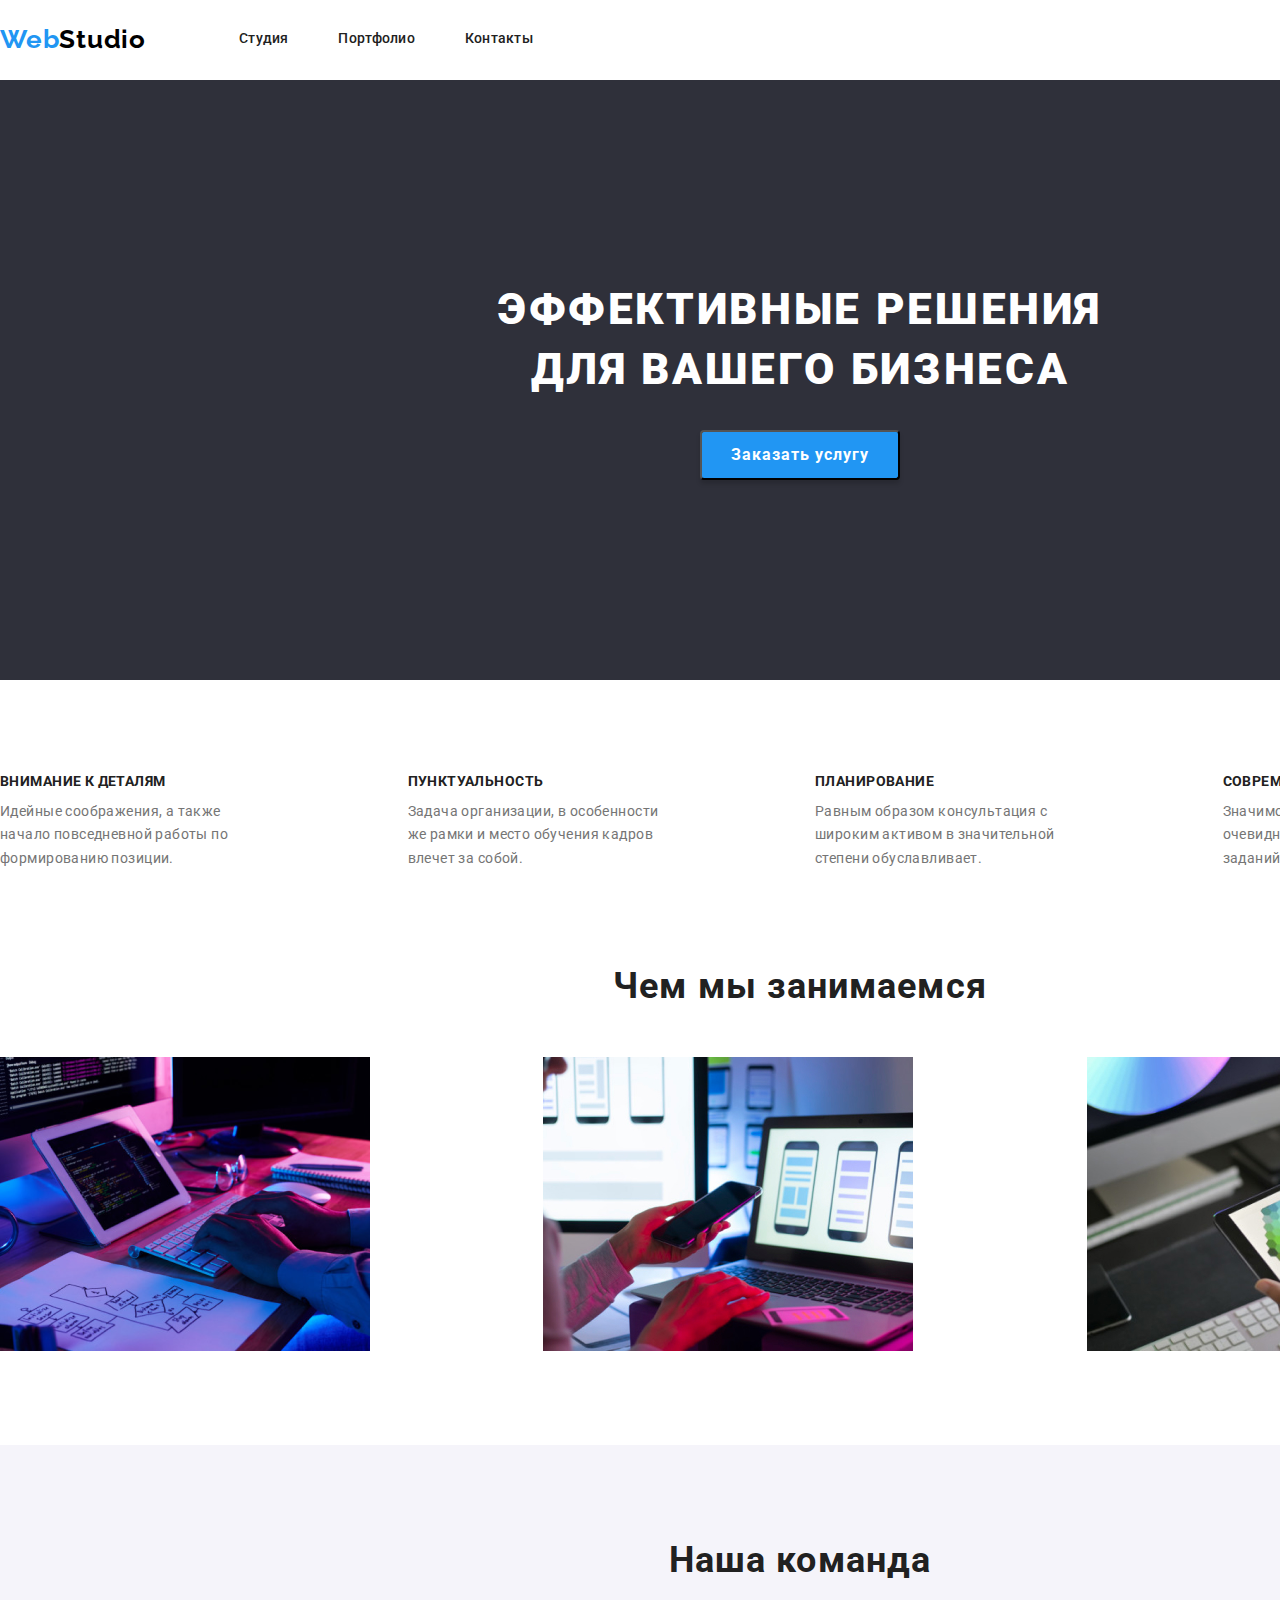
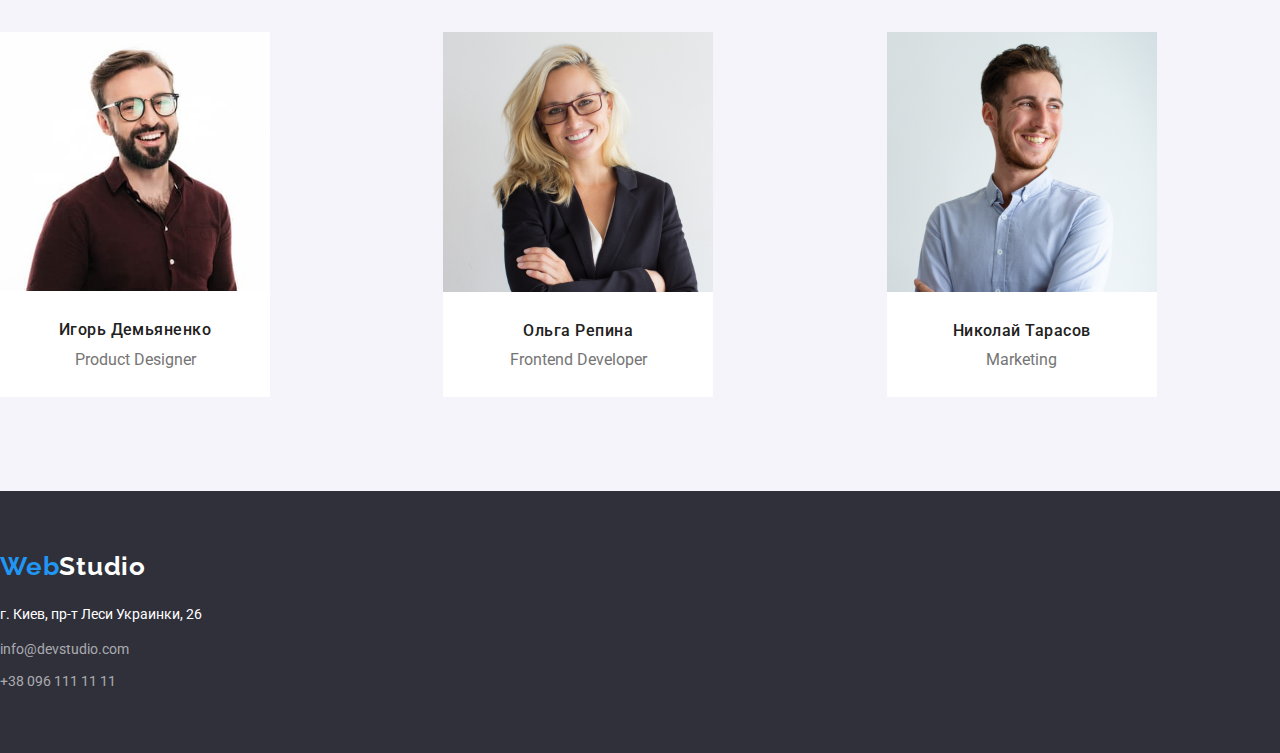
<file: index.html>
<!DOCTYPE html>
<html lang = "en">
    <head>
        <meta charset="UTF-8">
        <!--<link rel="stylesheet" href="./css/reset.css">
        <link rel="stylesheet" href="./css/reset.css">
        <meta name="viewport" content="width=device-width" initial-scale="1.0"> -->
        
        
        <link rel="stylesheet" href="https://cdn.jsdelivr.net/npm/modern-normalize@1.1.0/modern-normalize.min.css">
        <link rel="stylesheet" href="./css/styles.css">
        <link rel="preconnect" href="https://fonts.googleapis.com">
        <link rel="preconnect" href="https://fonts.gstatic.com" crossorigin>
        <link href="https://fonts.googleapis.com/css2?family=Raleway:wght@700&family=Roboto:wght@400;500;700;900&display=swap"
            rel="stylesheet">

        <title> home-work-3</title>
    </head>
    <body>
       <header class="box">
            <section class="logo main-logo">
                <a href="" class="logo-web" id="1" >Web<span 
                    class="logo-web logo-studio">Studio</span> 
                </a>
            </section>
            <nav>
                <ul class="navigation">
                    <li><a class="nav-link" href="">Студия</a></li>
                    <li><a class="nav-link" href="./portfolio.html">Портфолио</a></li>
                    <li><a class="nav-link" href="">Кoнтакты</a></li>
                </ul>
            </nav>
        
            <!-- e-mail address -->
            <a class="email" href="mailto:info@devstudio.com">info@devstudio.com</a>
            <!-- phone number-->
            <a class="tel" href="tel:+380961111111">+38 096 111 11 11</a>
       </header>

       <main>
            <section class="hero" id="3">
                <h1 class="hero-title" >Эффективные решения <br> для вашего бизнеса</h1>
                <button class="button" type="button" id="4">Заказать услугу</button>
            </section>

            <section class="destination" >
                <ul class="destination-item" >
                    <li class="destination-box" id="5">
                        <h3 class="title-item" >Внимание к деталям</h3>
                        <p class="link" id="6">
                            Идейные соображения, а также <br> 
                            начало повседневной работы по <br> 
                            формированию позиции.
                        </p>
                    </li>
                    <li class="destination-box" id="7">
                        <h3 class="title-item">Пунктуальность</h3>
                        <p class="link" id="8">
                            Задача организации, в особенности <br>
                            же рамки и место обучения кадров <br>
                            влечет за собой.
                        </p>
                    </li>
                    <li class="destination-box" id="9">
                        <h3 class="title-item">Планирование</h3>
                        <p class="link" id="10">
                            Равным образом консультация с <br>
                            широким активом в значительной <br>
                            степени обуславливает.
                        </p>
                    </li>
                    <li class="destination-box destination-right-box" id="11">
                        <h3 class="title-item">Современные технологии</h3>
                        <p class="link" id="12">
                            Значимость этих проблем настолько <br>
                            очевидна, что реализация плановых <br>
                            заданий.
                        </p>
                    </li>
                </ul>
            </section>

            <section class="business-photo" id="13">
                <h2 class="business-photo-title">Чем мы занимаемся</h2>
                <ul class="business-photo-item">
                    <li class="business-photo-img"><img src="./images/img1.png" alt="фото" width="370"></li>
                    <li class="business-photo-img"><img src="./images/img2.jpg" alt="фото" width="370"></li>
                    <li class="business-photo-img"><img src="./images/img3.jpg" alt="фото" width="370"></li>
                </ul>
            </section>

            <section class="personal" id="14">
                <h2 class="personal-title">Наша команда</h2>
                <section class="block-team" id="15">
                    <ul  class="team">
                        <li class="own-data">
                            <img src="./images/1.jpg" class="team-photo" alt="фото" width="270" >
                            <h3 class="name" id="16">Игорь Демьяненко</h3>
                            <p class="job-name" id="17">Product Designer</p> 
                        </li>
                        <li class="own-data">
                            <img src="./images/2.jpg" class="team-photo" alt="фото" width="270">
                            <h3 class="name" id="18">Ольга Репина</h3>
                            <p class="job-name" id="19">Frontend Developer</p>
                        </li>
                        <li class="own-data">
                            <img src="./images/3.jpg" class="team-photo" alt="фото" width="270">
                            <h3 class="name" id="20">Николай Тарасов</h3>
                            <p class="job-name" id="21">Marketing</p>
                        </li>
                        <li class="own-data">
                            <img src="./images/4.jpg" class="team-photo" alt="фото" width="270">
                            <h3 class="name" id="22">Михаил Ермаков</h3>
                            <p class="job-name" id="23">UI Designer</p>
                        </li>
                    </ul>
                </section>
            </section>
       </main>
       
        <footer class="footer">
            <section class="logo logo-footer">
                <a href="" class="logo-web" id="1">Web<span 
                    class="logo-web logo-studio-footer">Studio</span>
                </a>
            </section>
            <address class="address">
                <p class="address-link address-city">г. Киев, пр-т Леси Украинки, 26</p> 
                <!-- e-mail address -->
                <a href="mailto:info@devstudio.com" 
                class="address-link email-footer">info@devstudio.com</a>
                <!-- phone number-->
                <a href="tel:+380961111111" class="address-link tel-footer">+38 096 111 11 11</a>
            </address>
       </footer>
    </body>
</html>
</file>
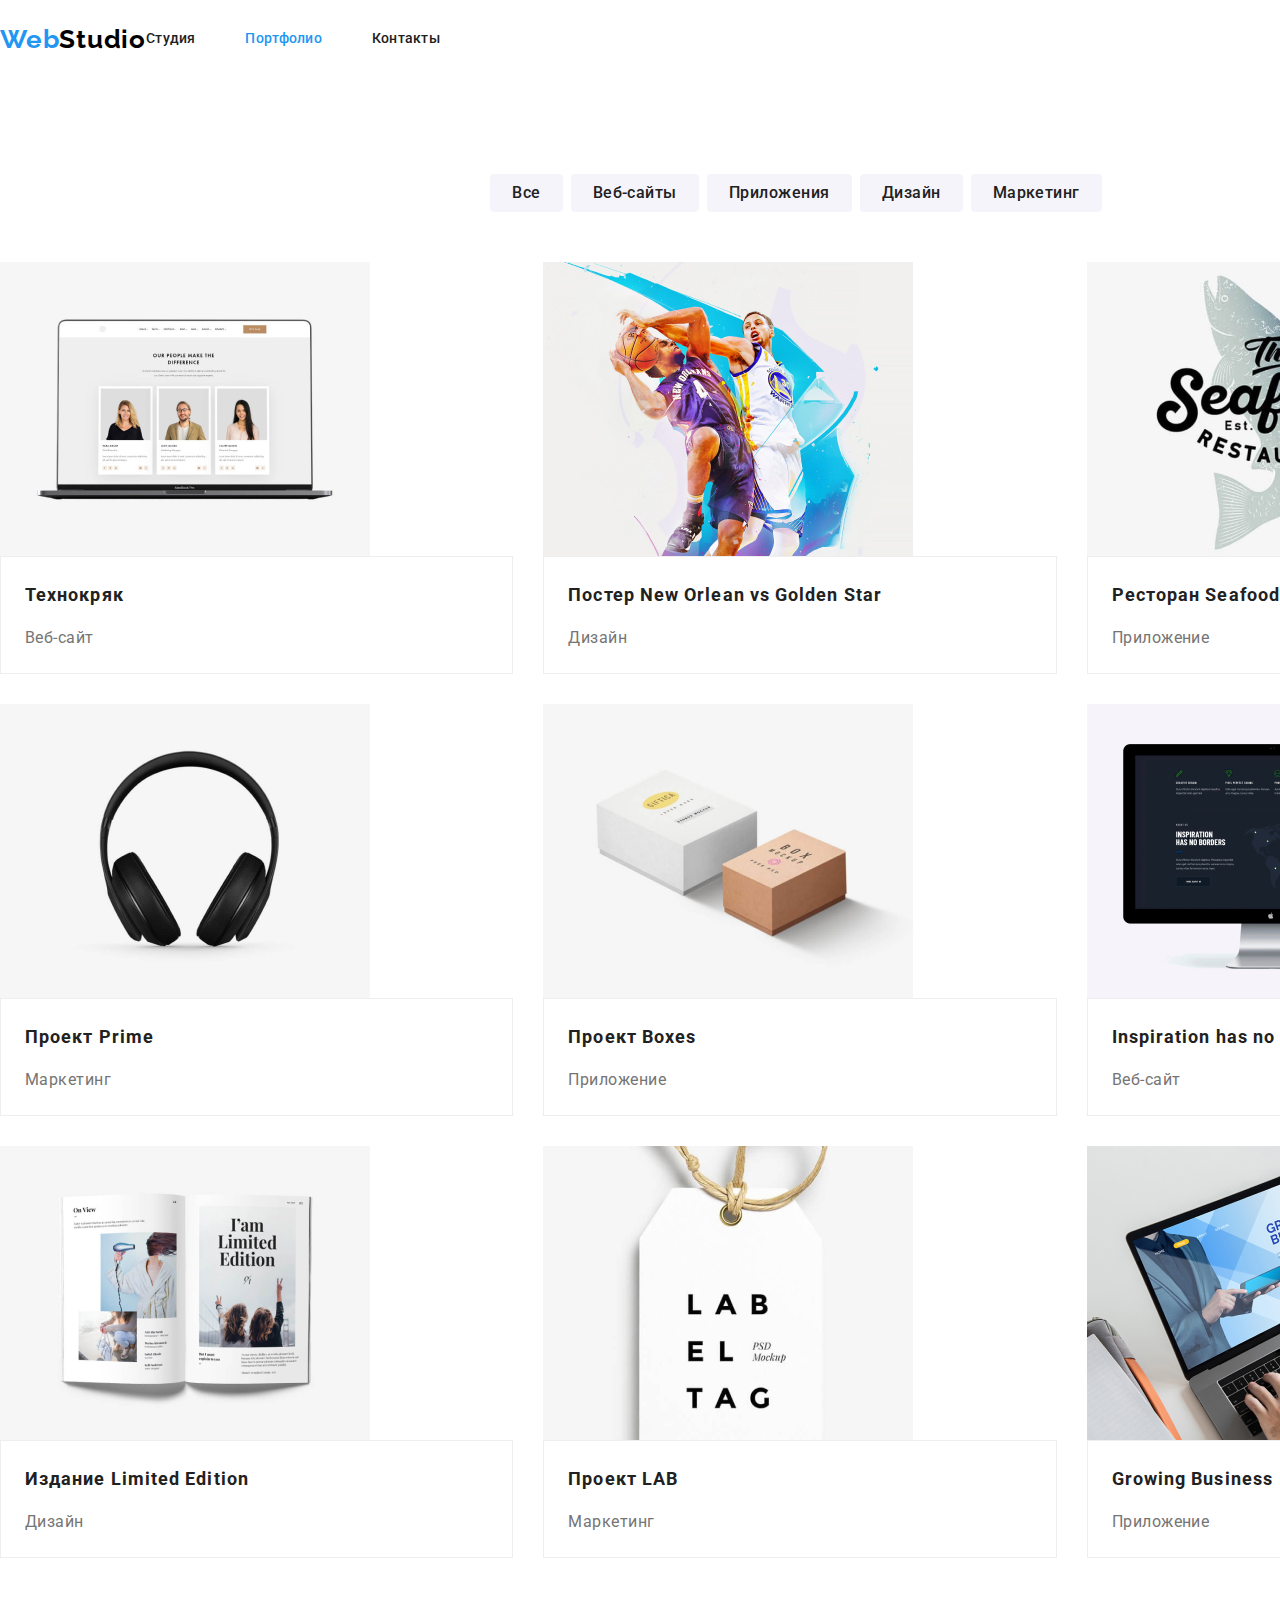
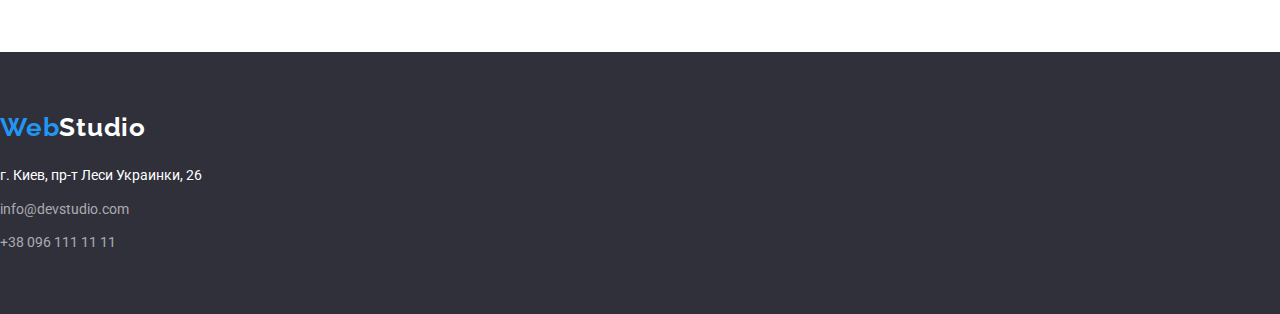
<file: portfolio.html>
<!DOCTYPE html>
<html lang="en">
    <head>
        <meta charset="UTF-8">
        <!--  <meta name="viewport" content="width=device-width" initial-scale="1.0"> -->

        <link rel="preconnect" href="https://fonts.googleapis.com">
        <link rel="preconnect" href="https://fonts.gstatic.com" crossorigin>
        <link href="https://fonts.googleapis.com/css2?family=Raleway:wght@700&family=Roboto:wght@400;500;700;900&display=swap"
            rel="stylesheet">

     <!-- <link rel="stylesheet" href="./css/reset.css">  -->
        <link rel="stylesheet" href="./css/styles.css">
        <link rel="stylesheet" href="https://cdn.jsdelivr.net/npm/modern-normalize@1.1.0/modern-normalize.min.css">
        
        <title>portfolio</title>
    </head>
    <body>
        <header class="box port-box">
            <section class="logo port-logo">
                <a href="" class="logo-web" id="1">Web<span class="logo-web logo-studio">Studio</span>
                </a>
            </section>
            <nav>
                <ul class="navigation">
                    <li><a class="nav-link studio" href="./index.html">Студия</a></li>
                    <li><a class="nav-link portfolio port-portfolio" href="">Портфолио</a></li>
                    <li><a class="nav-link contacts" href="">Кoнтакты</a></li>
                </ul>
            </nav>
        
            <!-- e-mail address -->
            <a class="email" href="mailto:info@devstudio.com">info@devstudio.com</a>
            <!-- phone number-->
            <a class="tel" href="tel:+380961111111">+38 096 111 11 11</a>
        </header>

        <main class="port-main">
            <section class="port-filters">
                <button class="port-button port-all" type="button">Все</button>
                <button class="port-button port-web" type="button">Веб-сайты</button>
                <button class="port-button port-apps" type="button">Приложения</button>
                <button class="port-button port-design" type="button">Дизайн</button>
                <button class="port-button port-marketing" type="button">Маркетинг</button>
            </section>
            <ul class="port-projects">
                <li class="port-project">
                    <img src="./images/portfolio/Технокряк.jpg" class="photo" alt="фото">
                    <section class="port-title-link">
                        <h3 class="port-title">Технокряк</h3>
                        <p class="port-link">Веб-сайт</p>
                    </section>
                </li>
                <li class="port-project">
                    <img src="./images/portfolio/ПостерNewOrleanvsGoldenStar.jpg" class="photo" alt="фото">
                    <section class="port-title-link">
                        <h3 class="port-title">Постер New Orlean vs Golden Star</h3>
                        <p class="port-link">Дизайн</p>
                    </section>
                </li>
                <li class="port-project">
                    <img src="./images/portfolio/РесторанSeafood.jpg" class="photo" alt="фото">
                    <section class="port-title-link">
                        <h3 class="port-title">Ресторан Seafood</h3>
                        <p class="port-link">Приложение</p>
                    </section>
                </li>
                <li class="port-project">
                    <img src="./images/portfolio/ПроектPrime.jpg" class="photo" alt="фото">
                    <section class="port-title-link">
                        <h3 class="port-title">Проект Prime</h3>
                        <p class="port-link">Маркетинг</p>
                    </section>
                </li>
                <li class="port-project">
                    <img src="./images/portfolio/ПроектBoxes.jpg" class="photo" alt="фото">
                    <section class="port-title-link">
                        <h3 class="port-title">Проект Boxes</h3>
                        <p class="port-link">Приложение</p>
                    </section>
                </li>
                <li class="port-project">
                    <img src="./images/portfolio/InspirationhasnoBorders.jpg" class="photo" alt="фото">
                    <section class="port-title-link">
                        <h3 class="port-title">Inspiration has no Borders</h3>
                        <p class="port-link">Веб-сайт</p>
                    </section>
                </li>
                <li class="port-project">
                    <img src="./images/portfolio/ИзданиеLimitedEdition.jpg" class="photo" alt="фото">
                    <section class="port-title-link">
                        <h3 class="port-title">Издание Limited Edition</h3>
                        <p class="port-link">Дизайн</p>
                    </section>
                </li>
                <li class="port-project">
                    <img src="./images/portfolio/ПроектLAB.jpg" class="photo" alt="фото">
                    <section class="port-title-link">
                        <h3 class="port-title">Проект LAB</h3>
                        <p class="port-link">Маркетинг</p>
                    </section>
                </li>
                <li class="port-project">
                    <img src="./images/portfolio/GrowingBusiness.jpg" class="photo" alt="фото">
                    <section class="port-title-link">
                        <h3 class="port-title">Growing Business</h3>
                        <p class="port-link">Приложение</p>
                    </section>
                </li>
            </ul>
        </main>
        <footer class="footer port-footer">
            <section class="logo logo-footer">
                <a href="" class="logo-web" id="1">Web<span class="logo-web logo-studio-footer">Studio</span>
                </a>
            </section>
            <address class="address">
                <p class="address-link address-city">г. Киев, пр-т Леси Украинки, 26</p>
                <!-- e-mail address -->
                <a href="mailto:info@devstudio.com" class="address-link email-footer">info@devstudio.com</a>
                <!-- phone number-->
                <a href="tel:+380961111111" class="address-link tel-footer">+38 096 111 11 11</a>
            </address>
        </footer>
    </body>
</html>
</file>
<file: css/styles.css>
:root {
    --accent-color: #2196F3;
}

h1,
h2,
h3,
h4,
p {
    margin-top: 0;
    margin-bottom: 0;
    padding: 0;
}

img {
    display: block;
    padding-left: 0;
}

body {
    width: 1600px;
    margin-left: auto;
    margin-right: auto;
}

html,
body, 
header,
footer,
.port-main {
    font-family: 'Roboto';
    font-style: normal;
    box-sizing: border-box;
    text-decoration: none;
}

link {
    text-decoration: none;
}

button {
    cursor: pointer;
    padding: 0;
}

ul, 
nl {
    list-style-type: NONE;
    font-size: 0;
    padding: 0;
}

.container {
    width: 1200px;
    margin-left: auto;
    margin-right: auto;
    padding-left: 15px;
    padding-right: 15px;
    box-sizing: border-box;
}

/*==================== HEADER ====================*/
.main-header {
    border-bottom: 1px solid #ECECEC;
}

.box { 
    padding-top: 24px;
    padding-bottom: 25px;   
    display: flex;
    align-items: center;
}

.main-logo {
    margin-right: 93px;
}

.logo {
    font-family: 'Raleway', sans-serif;
    font-weight: 700;
    font-size: 26px;
    line-height: 1.19;
    letter-spacing: 0.03em;
}

.logo-web {
    text-decoration: none;
    color: #2196F3;
}

.logo-studio {
    color: #000000;
}

.logo:hover,
.logo:focus {
    line-style: solid;
    line-color: var(--accent-color);
    text-decoration: underline;
}
.navigation {
    width: 294px;
    display: flex;
    flex-direction: row;
    justify-content: space-between;
    padding: 0;
}

.nav-link {
    font-weight: 500;
    font-size: 14px;
    line-height: 1.14;
    letter-spacing: 0.02em;
    text-decoration: none;
    flex-direction: row;
    color: #212121;
}

.nav-list:not(:last-child) {
    margin-right: 50px;
}
.nav-link:hover,
.nav-link:focus {
    color: var(--accent-color);
}

.email {   
    font-weight: 500;
    font-size: 14px;
    line-height: 1.14;
    letter-spacing: 0.02em;
    text-decoration: none;
    margin-left: auto;
    margin-right: 50px;

    color: #757575;
}

.tel {
    font-weight: 500;
    font-size: 14px;
    line-height: 1.14;
    letter-spacing: 0.02em;
    text-decoration: none;
    
    color: #757575;
}

/*.tel:hover, */
.email:hover,
.email:focus {
    color: var(--accent-color);
}


/*==================== /HEADER ====================*/

/*==================== MAIN ====================*/

.hero {    
    background: #2F303A;
    padding-top: 200px;
    align-items: center;
    padding-bottom: 200px;
}

.hero.with-img {
background-image: url("../images/main/bckgrnd-img.jpg");
}

.hero-title {
    font-weight: 900;
    font-size: 44px;
    line-height: 1.36;
    text-align: center;
    letter-spacing: 0.06em;
    text-transform: uppercase;
    color: #FFFFFF;
    margin-bottom: 30px;
}

.button {
    width: 200px;
    height: 50px;
    margin-right: auto;
    margin-left: auto;
    display: block;

    background: #2196F3;
    box-shadow: 0px 4px 4px rgba(0, 0, 0, 0.15);
    border-radius: 4px;

    font-weight: 700;
    font-size: 16px;
    line-height: 1.88;
    align-items: center;
    text-align: center;
    letter-spacing: 0.06em;
    color: #FFFFFF;
}

.button:hover,
.button:focus {
    background-color: tomato;
    border-color: #FFFFFF;
}

.destination {
    padding-top: 94px;
    padding-bottom: 94px;
}

.destination-item {
    display: flex;
    justify-content: space-between;
}

.destination-box {
    width:calc((100% - 30px*3)/4) ;
    font-size: 1rem;
}

.title-item {
    font-weight: 700;
    font-size: 14px;
    line-height: 1.14;
    letter-spacing: 0.03em;
    text-transform: uppercase;
    margin-bottom: 10px;
    color: #212121;
}

.link {
    font-weight: 400;
    font-size: 14px;
    line-height: 1.71;
    letter-spacing: 0.03em;
    color: #757575;
}

.business-photo {
    padding-bottom: 94px;
}

.business-photo-title {
    text-align: center;
    font-style: normal;
    font-weight: 700;
    font-size: 36px;
    line-height: 1.17;
    letter-spacing: 0.03em;
    margin-bottom: 50px;

    color: #212121;
}

.business-photo-item {
    display: flex;
    flex-direction: row;
    justify-content: space-between;
}

.business-photo-img {
    width: calc((100% - 30px*2)/3);
}

.personal {
    background-color: #F5F4FA;
    padding-top: 94px;
    padding-bottom: 94px;
}

.personal-title {
    font-style: normal;
    font-weight: 700;
    font-size: 36px;
    line-height: 1.17;
    text-align: center;
    letter-spacing: 0.03em;
    margin-bottom: 50px;

    color: #212121;
}

.team {
    display: flex;
    justify-content: space-between;
}

.own-data {
    background: #FFFFFF; 
    text-align: center;
      
}

.name-job {
    box-shadow: 
        0px 1px 3px rgba(0, 0, 0, 0.12), 
        0px 1px 1px rgba(0, 0, 0, 0.14), 
        0px 2px 1px rgba(0, 0, 0, 0.2);
    border-radius: 0px 0px 4px 4px; 
}

.name {
    padding-top: 30px;
    padding-bottom: 10px;
    font-weight: 500;
    font-size: 16px;
    line-height: 1.17;
    letter-spacing: 0.03em;

    color: #212121;
}

.job-name {
    padding-bottom: 28px;
    font-weight: 400;
    font-size: 16px;
    line-height: 1.19;

    color: #757575;
}

/*==================== /MAIN ====================*/

/*==================== FOOTER ====================*/
.footer {
    background-color: #2F303A;
    padding: 60px 0px;
    /*  margin-top: -85px; */
    display: flex;
    flex-direction: column;
}

.logo-footer {
    margin-bottom: 20px;
}

.logo-studio-footer {
    color: #FFFFFF;
}

.address {
    color: rgba(255, 255, 255, 0.6);
    display: flex;
    flex-direction: column;
    font-style: normal;
}

.address-link {
    font-weight: 400;
    font-size: 14px;
    line-height: 1.74;
    color: rgba(255, 255, 255, 0.6);
    text-decoration: none;
}

.email-footer {
    margin: 10px 0 8px 0;
}

.address-city {
    color: #FFFFFF;
}
/*==================== /FOOTER ====================*/









/*==================== PORTFOLIO-MAIN ====================*/
/*
.port-background {
    filter: drop-shadow(0px 4px 4px rgba(0, 0, 0, 0.25));
} */

.port-portfolio {
    color: var(--accent-color);
}
.port-main {
    padding: 94px 0px 94px 0px;
}

.port-box {
    display: flex;
    flex-direction: row;
    align-items: center;
}

.port-filters {
    margin-bottom: 50px;
    justify-content: center;
    display: flex;
    flex-direction: row;
    text-align: center;
}

.port-button {
    padding: 6px 22px;
    background-color: #F5F4FA;
    font-weight: 500;
    font-size: 16px;
    line-height: 1.625;
    letter-spacing: 0.03em;
    margin-right: 8px;
    border-radius: 4px;
    border: #F5F4FA;
    
    color: #212121;
}
/*
.port-button:last-child {
    margin-right: auto;
}

.port-all {
    margin-left: auto;
}
*/
.port-button:hover,
.port-button:focus {
    background-color: #2196F3;
    color: #FFFFFF;
    filter: drop-shadow(0px 4px 4px rgba(0, 0, 0, 0.25));
}

.port-projects {
    display: flex;
    flex-wrap: wrap;
    gap: 30px;
}

.port-project {
    width:calc((100% - 2*30px)/3);
    background: #FFFFFF;
    
}

.port-title-link {
    padding: 20px 24px 20px 24px;
    border: 1px solid #EEEEEE;
}

.port-title {
    margin-bottom: 10px;
    font-weight: 700;
    font-size: 18px;
    line-height: 2;
    letter-spacing: 0.06em;

    color: #212121;
}

.port-link {
    font-weight: 400;
    font-size: 16px;
    line-height: 1.88;
    letter-spacing: 0.03em;

    color: #757575;
}

/*==================== /PORT-MAIN ====================*/
</file>
